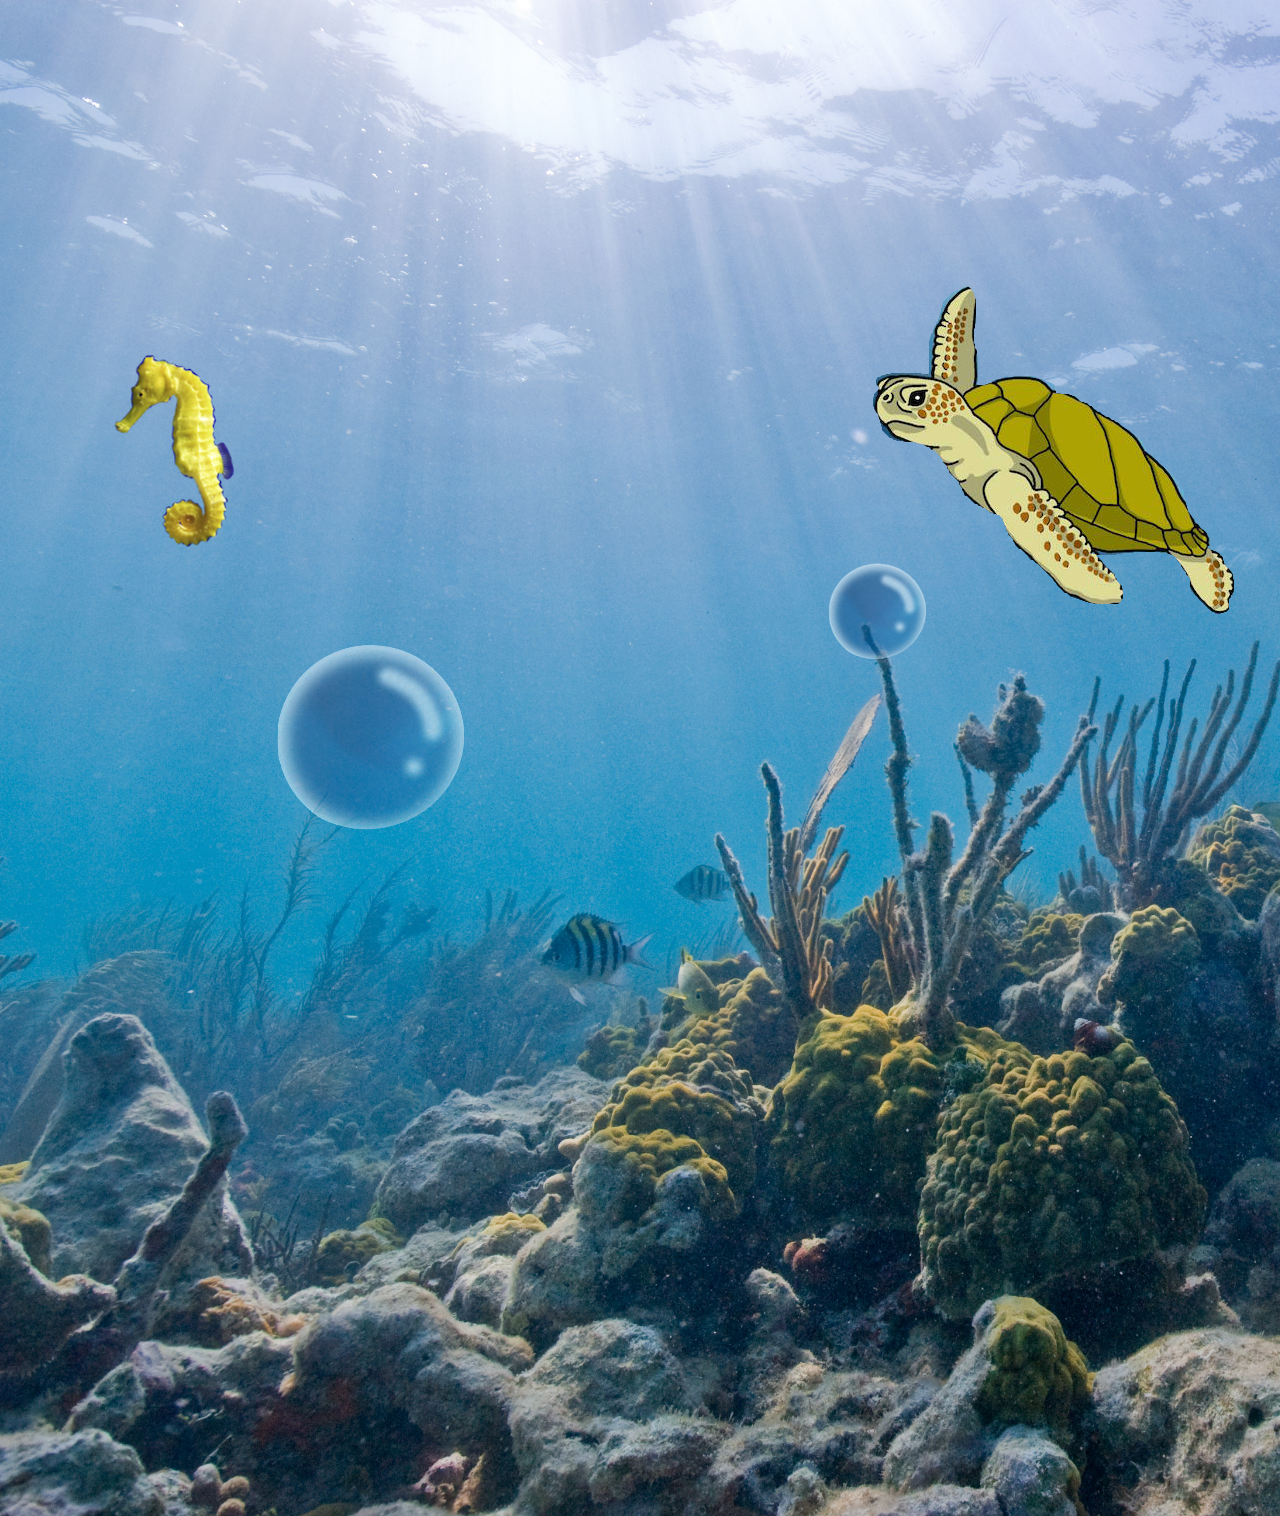
<file: index.html>
<!DOCTYPE html>
<html>
	<head>
		<title>Parallax</title>
		<script src="https://ajax.googleapis.com/ajax/libs/jquery/2.2.0/jquery.min.js"></script>
		<script type="text/javascript" src="script.js"></script>
		<link rel="stylesheet" type="text/css" href="style.css">
	</head>
	<body>
		<div class="wrapper">
			<div class="seahorse">
				
			</div>
			<div class="turtle">
				
			</div>
			<div class="bubble">
				
			</div>
			<div class="bubble2">
				
			</div>
			<div class="shark">
				
			</div>
		</div>
	</body>
</html>
</file>
<file: style.css>
body{
	height: 1500px;
	background: url('background.jpg');
	background-size: cover;
	background-repeat: no-repeat;
}

.seahorse, .turtle, .bubble, .bubble2, .shark{
 width: 100%;
 height: 100%;
 top: 0;
 left: 0;
 position: fixed;
 z-index: -1;
 background: url(seahorse.png) 5% 50% no-repeat;
}
 

.turtle{
 background: url(turtle.png) 95% 50% no-repeat;
}

.bubble {
	background: url(bubble.png) 25% 90% no-repeat;
	opacity: .5;
}

.bubble2{
	background: url(bubble2.png) 70% 70% no-repeat;
	opacity: .5;
}

.shark {
 left: -100%;
 background: url(shark.png) right 90% no-repeat;
}
</file>
